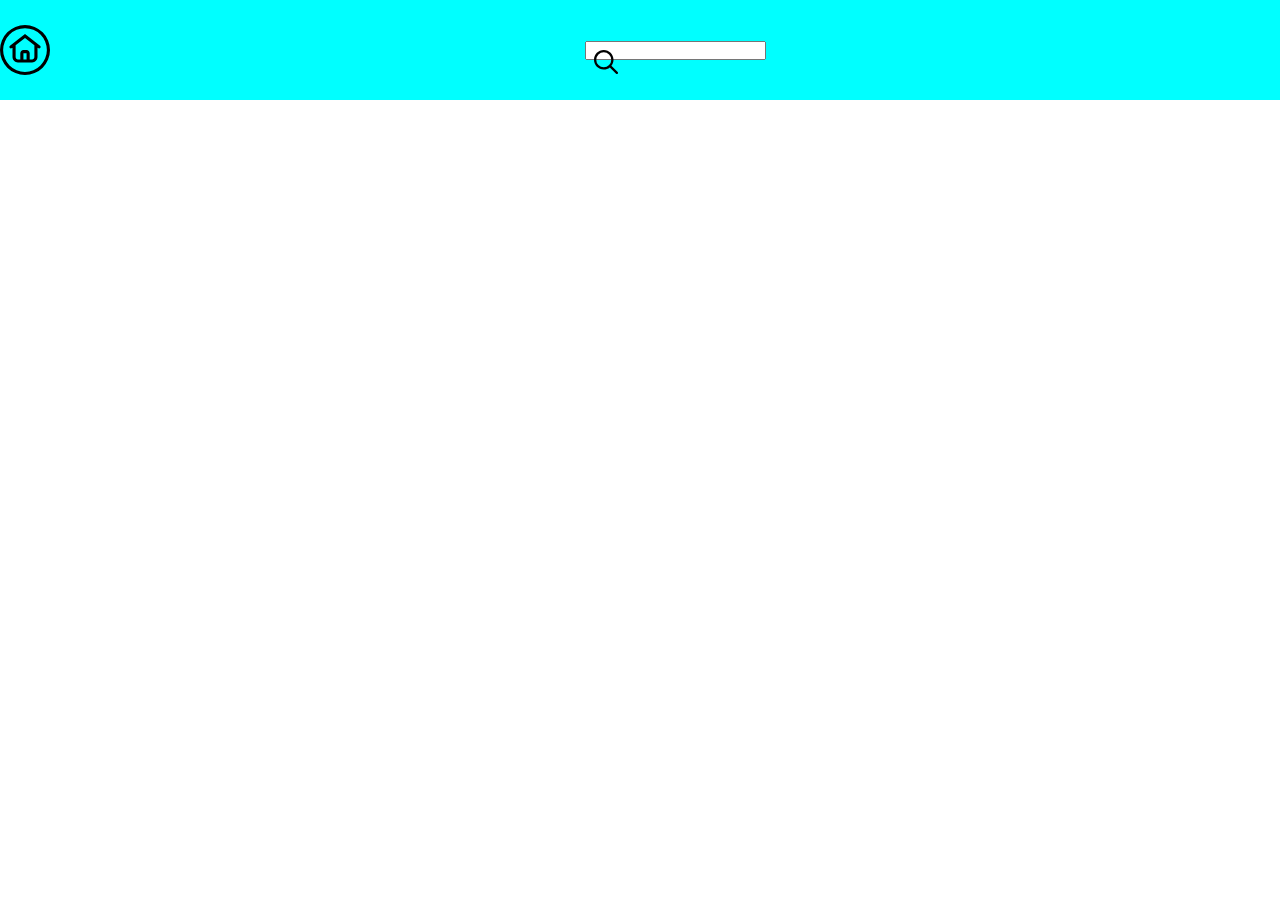
<file: index.html>
<!DOCTYPE html>
<html lang="pt-br">

<head>
    <meta charset="UTF-8">
    <meta name="viewport" content="width=device-width, initial-scale=1.0">
    <title>BJ - Produtos</title>

    <link rel="stylesheet" href="style.css">
</head>

<body>
    <header>
        <div class="container_cabecalho">
            <svg class="icone_home" xmlns="http://www.w3.org/2000/svg"
                viewBox="0 0 512 512"><!--! Font Awesome Pro 7.0.1 by @fontawesome - https://fontawesome.com License - https://fontawesome.com/license (Commercial License) Copyright 2025 Fonticons, Inc. -->
                <path fill="currentColor"
                    d="M256 32a224 224 0 1 1 0 448 224 224 0 1 1 0-448zm0 480a256 256 0 1 0 0-512 256 256 0 1 0 0 512zM240 352l0-64 32 0 0 64-32 0zm-32 0l-24 0c-13.3 0-24-10.7-24-24l0-121.1 96-74.7 96 74.7 0 121.1c0 13.3-10.7 24-24 24l-24 0 0-64c0-17.7-14.3-32-32-32l-32 0c-17.7 0-32 14.3-32 32l0 64zM128 231.8l0 96.2c0 30.9 25.1 56 56 56l144 0c30.9 0 56-25.1 56-56l0-96.2 6.2 4.8c7 5.4 17 4.2 22.5-2.8s4.2-17-2.8-22.5l-144-112c-5.8-4.5-13.9-4.5-19.6 0l-144 112c-7 5.4-8.2 15.5-2.8 22.5s15.5 8.2 22.5 2.8l6.2-4.8z" />
            </svg>
            <div class="box_busca">
                <svg class="icone_lupa" xmlns="http://www.w3.org/2000/svg"
                    viewBox="0 0 512 512"><!--! Font Awesome Pro 7.0.1 by @fontawesome - https://fontawesome.com License - https://fontawesome.com/license (Commercial License) Copyright 2025 Fonticons, Inc. -->
                    <path fill="currentColor"
                        d="M368 208a160 160 0 1 0 -320 0 160 160 0 1 0 320 0zM337.1 371.1C301.7 399.2 256.8 416 208 416 93.1 416 0 322.9 0 208S93.1 0 208 0 416 93.1 416 208c0 48.8-16.8 93.7-44.9 129.1L505 471c9.4 9.4 9.4 24.6 0 33.9s-24.6 9.4-33.9 0L337.1 371.1z" />
                </svg>
                <input class="campo_buscsa" type="text" name="" id="">
            </div>
            <svg class="lobo" viewBox="0 0 167 72" fill="none" xmlns="http://www.w3.org/2000/svg">
                <path
                    d="M31.5664 0.911999C32.8917 0.8 34.2544 0.744 35.6544 0.744C37.0544 0.744 38.249 1.08 39.2384 1.752C40.2464 2.424 40.7504 3.404 40.7504 4.692C40.7504 5.66267 40.489 6.55867 39.9664 7.38C39.4437 8.20133 38.809 8.82667 38.0624 9.256C39.2757 9.61067 40.2837 10.2453 41.0864 11.16C41.889 12.0747 42.2904 13.1107 42.2904 14.268C42.2904 15.8733 41.777 17.0867 40.7504 17.908C39.7424 18.7293 38.3144 19.14 36.4664 19.14C34.6184 19.14 32.985 19.0747 31.5664 18.944V0.911999ZM34.1144 9.816L32.8544 9.844V17.88C33.657 17.9547 34.9544 17.992 36.7464 17.992C37.9597 17.992 38.9584 17.656 39.7424 16.984C40.545 16.2933 40.9464 15.4347 40.9464 14.408C40.9464 13.3627 40.545 12.4573 39.7424 11.692C38.9584 10.908 37.9317 10.3573 36.6624 10.04C36.009 9.89067 35.1597 9.816 34.1144 9.816ZM39.4904 4.664C39.4904 3.74933 39.1077 3.04933 38.3424 2.564C37.577 2.06 36.6624 1.808 35.5984 1.808C34.5344 1.808 33.6197 1.836 32.8544 1.892V8.752C34.4784 8.752 35.7757 8.79867 36.7464 8.892C37.4744 8.5 38.109 7.93067 38.6504 7.184C39.2104 6.41867 39.4904 5.57867 39.4904 4.664ZM55.271 19.28C52.6763 19.28 50.5017 18.3747 48.747 16.564C46.9923 14.7533 46.115 12.5413 46.115 9.928C46.115 7.296 46.9923 5.07467 48.747 3.264C50.5017 1.45333 52.6763 0.547999 55.271 0.547999C57.8657 0.547999 60.0403 1.45333 61.795 3.264C63.5497 5.07467 64.427 7.296 64.427 9.928C64.427 12.5413 63.5497 14.7533 61.795 16.564C60.0403 18.3747 57.8657 19.28 55.271 19.28ZM55.271 1.696C53.031 1.696 51.1643 2.48933 49.671 4.076C48.1963 5.66267 47.459 7.61333 47.459 9.928C47.459 12.224 48.1963 14.1653 49.671 15.752C51.1643 17.32 53.031 18.104 55.271 18.104C57.5297 18.104 59.3963 17.32 60.871 15.752C62.3457 14.1653 63.083 12.224 63.083 9.928C63.083 7.61333 62.3457 5.66267 60.871 4.076C59.3963 2.48933 57.5297 1.696 55.271 1.696ZM70.0397 19V0.827999H71.3277V17.824H79.6717V19H70.0397ZM90.4077 19.28C87.8131 19.28 85.6384 18.3747 83.8837 16.564C82.1291 14.7533 81.2517 12.5413 81.2517 9.928C81.2517 7.296 82.1291 5.07467 83.8837 3.264C85.6384 1.45333 87.8131 0.547999 90.4077 0.547999C93.0024 0.547999 95.1771 1.45333 96.9317 3.264C98.6864 5.07467 99.5637 7.296 99.5637 9.928C99.5637 12.5413 98.6864 14.7533 96.9317 16.564C95.1771 18.3747 93.0024 19.28 90.4077 19.28ZM90.4077 1.696C88.1677 1.696 86.3011 2.48933 84.8077 4.076C83.3331 5.66267 82.5957 7.61333 82.5957 9.928C82.5957 12.224 83.3331 14.1653 84.8077 15.752C86.3011 17.32 88.1677 18.104 90.4077 18.104C92.6664 18.104 94.5331 17.32 96.0077 15.752C97.4824 14.1653 98.2197 12.224 98.2197 9.928C98.2197 7.61333 97.4824 5.66267 96.0077 4.076C94.5331 2.48933 92.6664 1.696 90.4077 1.696ZM108.844 1.612C107.836 1.612 107.015 1.85467 106.38 2.34C105.746 2.82533 105.428 3.50667 105.428 4.384C105.428 5.392 105.848 6.29733 106.688 7.1C107.286 7.67867 108.051 8.29467 108.984 8.948C109.936 9.58267 110.59 10.04 110.944 10.32C111.299 10.6 111.728 10.9827 112.232 11.468C113.147 12.3827 113.604 13.4373 113.604 14.632C113.604 16.1813 113.082 17.3573 112.036 18.16C111.01 18.944 109.563 19.336 107.696 19.336C105.848 19.336 104.299 18.8507 103.048 17.88L103.72 16.9C104.99 17.7587 106.334 18.188 107.752 18.188C109.171 18.188 110.272 17.8893 111.056 17.292C111.859 16.6947 112.26 15.8547 112.26 14.772C112.26 13.8387 111.859 12.98 111.056 12.196C110.496 11.636 109.74 11.0293 108.788 10.376C107.855 9.72267 107.202 9.256 106.828 8.976C106.455 8.67733 106.016 8.28533 105.512 7.8C104.56 6.848 104.084 5.74667 104.084 4.496C104.084 3.24533 104.523 2.26533 105.4 1.556C106.296 0.846666 107.528 0.492 109.096 0.492C110.664 0.492 112.074 0.8 113.324 1.416L112.848 2.452C111.691 1.892 110.356 1.612 108.844 1.612ZM134.68 18.048C137.069 18.048 138.983 17.404 140.42 16.116C141.876 14.828 142.604 12.8867 142.604 10.292C142.604 7.69733 141.783 5.63467 140.14 4.104C138.516 2.57333 136.509 1.808 134.12 1.808C132.421 1.808 131.115 1.84533 130.2 1.92V17.852C131.32 17.9827 132.813 18.048 134.68 18.048ZM134.12 0.659999C136.92 0.659999 139.253 1.528 141.12 3.264C143.005 4.98133 143.948 7.324 143.948 10.292C143.948 13.26 143.08 15.4907 141.344 16.984C139.627 18.4773 137.405 19.224 134.68 19.224C132.795 19.224 130.853 19.1307 128.856 18.944V0.827999C130.349 0.715999 132.104 0.659999 134.12 0.659999ZM157.591 19.28C154.997 19.28 152.822 18.3747 151.067 16.564C149.313 14.7533 148.435 12.5413 148.435 9.928C148.435 7.296 149.313 5.07467 151.067 3.264C152.822 1.45333 154.997 0.547999 157.591 0.547999C160.186 0.547999 162.361 1.45333 164.115 3.264C165.87 5.07467 166.747 7.296 166.747 9.928C166.747 12.5413 165.87 14.7533 164.115 16.564C162.361 18.3747 160.186 19.28 157.591 19.28ZM157.591 1.696C155.351 1.696 153.485 2.48933 151.991 4.076C150.517 5.66267 149.779 7.61333 149.779 9.928C149.779 12.224 150.517 14.1653 151.991 15.752C153.485 17.32 155.351 18.104 157.591 18.104C159.85 18.104 161.717 17.32 163.191 15.752C164.666 14.1653 165.403 12.224 165.403 9.928C165.403 7.61333 164.666 5.66267 163.191 4.076C161.717 2.48933 159.85 1.696 157.591 1.696ZM5.9875 60.04V37.04H7.7875V58.88C7.7875 61.04 7.45417 62.9467 6.7875 64.6C6.12083 66.2533 5.3475 67.5333 4.4675 68.44C3.5875 69.3467 2.45417 70.2933 1.0675 71.28L0.2275 70.08C4.0675 67.28 5.9875 63.9333 5.9875 60.04ZM18.6738 54L14.9538 63H13.0738L23.9538 36.88H25.0338L35.9938 63H33.9538L30.1938 54H18.6738ZM24.3938 39.84C23.9938 41.04 23.6338 42.04 23.3138 42.84L19.3138 52.44H29.5538L25.5938 42.88C24.9804 41.3867 24.5804 40.3733 24.3938 39.84ZM60.9922 61.72C58.9922 62.84 56.2055 63.4 52.6322 63.4C49.0855 63.4 45.9522 62.12 43.2322 59.56C40.5389 57 39.1922 53.8267 39.1922 50.04C39.1922 46.2267 40.3655 43.04 42.7122 40.48C45.0855 37.92 48.1389 36.64 51.8722 36.64C54.8855 36.64 57.8322 37.1067 60.7122 38.04L60.2322 39.56C57.4589 38.7067 54.5922 38.28 51.6322 38.28C48.6722 38.28 46.1789 39.4133 44.1522 41.68C42.1522 43.92 41.1522 46.68 41.1522 49.96C41.1522 53.2133 42.3122 55.9867 44.6322 58.28C46.9789 60.5733 49.6855 61.72 52.7522 61.72C55.8189 61.72 58.3655 61.2933 60.3922 60.44L60.9922 61.72ZM79.03 63.4C75.3233 63.4 72.2167 62.1067 69.71 59.52C67.2033 56.9333 65.95 53.7733 65.95 50.04C65.95 46.28 67.2033 43.1067 69.71 40.52C72.2167 37.9333 75.3233 36.64 79.03 36.64C82.7367 36.64 85.83 37.9333 88.31 40.52C90.8167 43.1067 92.07 46.2667 92.07 50C92.07 52.2133 91.6033 54.2667 90.67 56.16C89.7367 58.0533 88.4567 59.6133 86.83 60.84C93.1767 64.6 98.0567 66.8667 101.47 67.64C103.23 68.0667 104.923 68.28 106.55 68.28C108.177 68.28 109.923 68.0933 111.79 67.72C113.683 67.3467 115.03 66.96 115.83 66.56L116.27 67.6C115.257 68.08 113.777 68.5467 111.83 69C109.91 69.48 108.097 69.72 106.39 69.72C104.71 69.72 102.91 69.4933 100.99 69.04C99.07 68.6133 97.07 67.92 94.99 66.96C92.91 66 91.2967 65.2133 90.15 64.6C89.03 64.0133 87.4033 63.0933 85.27 61.84C83.35 62.88 81.27 63.4 79.03 63.4ZM78.99 38.28C75.79 38.28 73.1367 39.4133 71.03 41.68C68.9233 43.9467 67.87 46.7333 67.87 50.04C67.87 53.32 68.9233 56.0933 71.03 58.36C73.1367 60.6 75.8033 61.72 79.03 61.72C80.71 61.72 82.23 61.4 83.59 60.76C80.5767 58.7333 78.23 57.72 76.55 57.72C75.59 57.72 74.71 57.9067 73.91 58.28L73.31 57.16C74.2167 56.5733 75.23 56.28 76.35 56.28C77.47 56.28 78.5633 56.48 79.63 56.88C80.6967 57.28 81.59 57.6933 82.31 58.12C83.0567 58.5467 84.0167 59.1467 85.19 59.92C86.7367 58.88 87.95 57.4933 88.83 55.76C89.7367 54 90.19 52.08 90.19 50C90.19 46.72 89.1233 43.9467 86.99 41.68C84.8833 39.4133 82.2167 38.28 78.99 38.28ZM118.569 60.32C116.809 62.3733 114.129 63.4 110.529 63.4C106.929 63.4 104.249 62.3733 102.489 60.32C100.729 58.2667 99.8491 55.4267 99.8491 51.8V37.04H101.689V51.8C101.689 58.44 104.636 61.76 110.529 61.76C116.422 61.76 119.369 58.44 119.369 51.8V37.04H121.209V51.8C121.209 55.4267 120.329 58.2667 118.569 60.32ZM130.558 63V37.04H132.398V63H130.558ZM142.003 63V36.88H142.883L159.923 56.48C160.536 57.1733 161.096 57.8667 161.603 58.56C162.136 59.2267 162.416 59.5733 162.443 59.6C162.39 58.96 162.363 57.7067 162.363 55.84V37.04H164.203V63.16H163.323L145.963 43.24L143.763 40.56C143.816 41.0933 143.843 42.3467 143.843 44.32V63H142.003Z"
                    fill="black" />
            </svg>




        </div>
    </header>

</body>

</html>
</file>
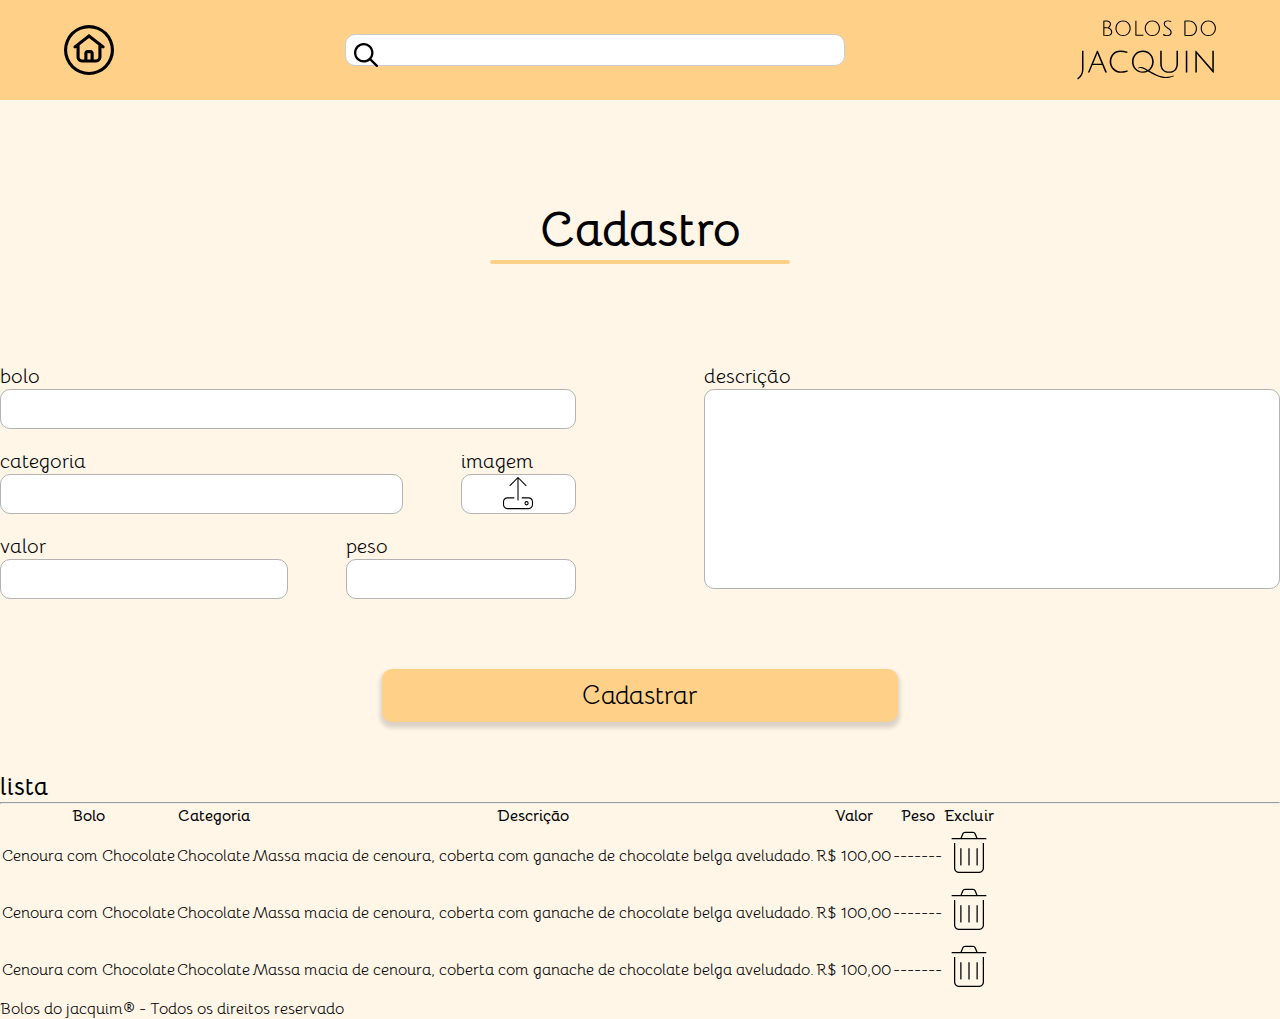
<file: cadastro/index.html>
<!DOCTYPE html>
<html lang="pt-br">

<head>
    <meta charset="UTF-8">
    <meta name="viewport" content="width=device-width, initial-scale=1.0">
    <title>Bj - Cadastro</title>

    <link rel="stylesheet" href="../assets/lupa.svg" type="imagem/svg+xml">

    <link rel="stylesheet" href="style.css">
    <link rel="preconnect" href="https://fonts.googleapis.com">
    <link rel="preconnect" href="https://fonts.gstatic.com" crossorigin>
    <link
        href="https://fonts.googleapis.com/css2?family=Bellota:ital,wght@0,300;0,400;0,700;1,300;1,400;1,700&family=Julius+Sans+One&display=swap"
        rel="stylesheet">


</head>

<body>

    <header>
        <div class="container_cabecalho">
            <svg class="icone_home" xmlns="http://www.w3.org/2000/svg"
                viewBox="0 0 512 512"><!--! Font Awesome Pro 7.0.1 by @fontawesome - https://fontawesome.com License - https://fontawesome.com/license (Commercial License) Copyright 2025 Fonticons, Inc. -->
                <path fill="currentColor"
                    d="M256 32a224 224 0 1 1 0 448 224 224 0 1 1 0-448zm0 480a256 256 0 1 0 0-512 256 256 0 1 0 0 512zM240 352l0-64 32 0 0 64-32 0zm-32 0l-24 0c-13.3 0-24-10.7-24-24l0-121.1 96-74.7 96 74.7 0 121.1c0 13.3-10.7 24-24 24l-24 0 0-64c0-17.7-14.3-32-32-32l-32 0c-17.7 0-32 14.3-32 32l0 64zM128 231.8l0 96.2c0 30.9 25.1 56 56 56l144 0c30.9 0 56-25.1 56-56l0-96.2 6.2 4.8c7 5.4 17 4.2 22.5-2.8s4.2-17-2.8-22.5l-144-112c-5.8-4.5-13.9-4.5-19.6 0l-144 112c-7 5.4-8.2 15.5-2.8 22.5s15.5 8.2 22.5 2.8l6.2-4.8z" />
            </svg>
            <div class="box_busca">
                <svg class="icone_lupa" xmlns="http://www.w3.org/2000/svg"
                    viewBox="0 0 512 512"><!--! Font Awesome Pro 7.0.1 by @fontawesome - https://fontawesome.com License - https://fontawesome.com/license (Commercial License) Copyright 2025 Fonticons, Inc. -->
                    <path fill="currentColor"
                        d="M368 208a160 160 0 1 0 -320 0 160 160 0 1 0 320 0zM337.1 371.1C301.7 399.2 256.8 416 208 416 93.1 416 0 322.9 0 208S93.1 0 208 0 416 93.1 416 208c0 48.8-16.8 93.7-44.9 129.1L505 471c9.4 9.4 9.4 24.6 0 33.9s-24.6 9.4-33.9 0L337.1 371.1z" />
                </svg>
                <input class="campo_busca" type="text" name="" id="">
            </div>
            <svg class="logo" viewBox="0 0 167 72" fill="none" xmlns="http://www.w3.org/2000/svg">
                <path
                    d="M31.5664 0.911999C32.8917 0.8 34.2544 0.744 35.6544 0.744C37.0544 0.744 38.249 1.08 39.2384 1.752C40.2464 2.424 40.7504 3.404 40.7504 4.692C40.7504 5.66267 40.489 6.55867 39.9664 7.38C39.4437 8.20133 38.809 8.82667 38.0624 9.256C39.2757 9.61067 40.2837 10.2453 41.0864 11.16C41.889 12.0747 42.2904 13.1107 42.2904 14.268C42.2904 15.8733 41.777 17.0867 40.7504 17.908C39.7424 18.7293 38.3144 19.14 36.4664 19.14C34.6184 19.14 32.985 19.0747 31.5664 18.944V0.911999ZM34.1144 9.816L32.8544 9.844V17.88C33.657 17.9547 34.9544 17.992 36.7464 17.992C37.9597 17.992 38.9584 17.656 39.7424 16.984C40.545 16.2933 40.9464 15.4347 40.9464 14.408C40.9464 13.3627 40.545 12.4573 39.7424 11.692C38.9584 10.908 37.9317 10.3573 36.6624 10.04C36.009 9.89067 35.1597 9.816 34.1144 9.816ZM39.4904 4.664C39.4904 3.74933 39.1077 3.04933 38.3424 2.564C37.577 2.06 36.6624 1.808 35.5984 1.808C34.5344 1.808 33.6197 1.836 32.8544 1.892V8.752C34.4784 8.752 35.7757 8.79867 36.7464 8.892C37.4744 8.5 38.109 7.93067 38.6504 7.184C39.2104 6.41867 39.4904 5.57867 39.4904 4.664ZM55.271 19.28C52.6763 19.28 50.5017 18.3747 48.747 16.564C46.9923 14.7533 46.115 12.5413 46.115 9.928C46.115 7.296 46.9923 5.07467 48.747 3.264C50.5017 1.45333 52.6763 0.547999 55.271 0.547999C57.8657 0.547999 60.0403 1.45333 61.795 3.264C63.5497 5.07467 64.427 7.296 64.427 9.928C64.427 12.5413 63.5497 14.7533 61.795 16.564C60.0403 18.3747 57.8657 19.28 55.271 19.28ZM55.271 1.696C53.031 1.696 51.1643 2.48933 49.671 4.076C48.1963 5.66267 47.459 7.61333 47.459 9.928C47.459 12.224 48.1963 14.1653 49.671 15.752C51.1643 17.32 53.031 18.104 55.271 18.104C57.5297 18.104 59.3963 17.32 60.871 15.752C62.3457 14.1653 63.083 12.224 63.083 9.928C63.083 7.61333 62.3457 5.66267 60.871 4.076C59.3963 2.48933 57.5297 1.696 55.271 1.696ZM70.0397 19V0.827999H71.3277V17.824H79.6717V19H70.0397ZM90.4077 19.28C87.8131 19.28 85.6384 18.3747 83.8837 16.564C82.1291 14.7533 81.2517 12.5413 81.2517 9.928C81.2517 7.296 82.1291 5.07467 83.8837 3.264C85.6384 1.45333 87.8131 0.547999 90.4077 0.547999C93.0024 0.547999 95.1771 1.45333 96.9317 3.264C98.6864 5.07467 99.5637 7.296 99.5637 9.928C99.5637 12.5413 98.6864 14.7533 96.9317 16.564C95.1771 18.3747 93.0024 19.28 90.4077 19.28ZM90.4077 1.696C88.1677 1.696 86.3011 2.48933 84.8077 4.076C83.3331 5.66267 82.5957 7.61333 82.5957 9.928C82.5957 12.224 83.3331 14.1653 84.8077 15.752C86.3011 17.32 88.1677 18.104 90.4077 18.104C92.6664 18.104 94.5331 17.32 96.0077 15.752C97.4824 14.1653 98.2197 12.224 98.2197 9.928C98.2197 7.61333 97.4824 5.66267 96.0077 4.076C94.5331 2.48933 92.6664 1.696 90.4077 1.696ZM108.844 1.612C107.836 1.612 107.015 1.85467 106.38 2.34C105.746 2.82533 105.428 3.50667 105.428 4.384C105.428 5.392 105.848 6.29733 106.688 7.1C107.286 7.67867 108.051 8.29467 108.984 8.948C109.936 9.58267 110.59 10.04 110.944 10.32C111.299 10.6 111.728 10.9827 112.232 11.468C113.147 12.3827 113.604 13.4373 113.604 14.632C113.604 16.1813 113.082 17.3573 112.036 18.16C111.01 18.944 109.563 19.336 107.696 19.336C105.848 19.336 104.299 18.8507 103.048 17.88L103.72 16.9C104.99 17.7587 106.334 18.188 107.752 18.188C109.171 18.188 110.272 17.8893 111.056 17.292C111.859 16.6947 112.26 15.8547 112.26 14.772C112.26 13.8387 111.859 12.98 111.056 12.196C110.496 11.636 109.74 11.0293 108.788 10.376C107.855 9.72267 107.202 9.256 106.828 8.976C106.455 8.67733 106.016 8.28533 105.512 7.8C104.56 6.848 104.084 5.74667 104.084 4.496C104.084 3.24533 104.523 2.26533 105.4 1.556C106.296 0.846666 107.528 0.492 109.096 0.492C110.664 0.492 112.074 0.8 113.324 1.416L112.848 2.452C111.691 1.892 110.356 1.612 108.844 1.612ZM134.68 18.048C137.069 18.048 138.983 17.404 140.42 16.116C141.876 14.828 142.604 12.8867 142.604 10.292C142.604 7.69733 141.783 5.63467 140.14 4.104C138.516 2.57333 136.509 1.808 134.12 1.808C132.421 1.808 131.115 1.84533 130.2 1.92V17.852C131.32 17.9827 132.813 18.048 134.68 18.048ZM134.12 0.659999C136.92 0.659999 139.253 1.528 141.12 3.264C143.005 4.98133 143.948 7.324 143.948 10.292C143.948 13.26 143.08 15.4907 141.344 16.984C139.627 18.4773 137.405 19.224 134.68 19.224C132.795 19.224 130.853 19.1307 128.856 18.944V0.827999C130.349 0.715999 132.104 0.659999 134.12 0.659999ZM157.591 19.28C154.997 19.28 152.822 18.3747 151.067 16.564C149.313 14.7533 148.435 12.5413 148.435 9.928C148.435 7.296 149.313 5.07467 151.067 3.264C152.822 1.45333 154.997 0.547999 157.591 0.547999C160.186 0.547999 162.361 1.45333 164.115 3.264C165.87 5.07467 166.747 7.296 166.747 9.928C166.747 12.5413 165.87 14.7533 164.115 16.564C162.361 18.3747 160.186 19.28 157.591 19.28ZM157.591 1.696C155.351 1.696 153.485 2.48933 151.991 4.076C150.517 5.66267 149.779 7.61333 149.779 9.928C149.779 12.224 150.517 14.1653 151.991 15.752C153.485 17.32 155.351 18.104 157.591 18.104C159.85 18.104 161.717 17.32 163.191 15.752C164.666 14.1653 165.403 12.224 165.403 9.928C165.403 7.61333 164.666 5.66267 163.191 4.076C161.717 2.48933 159.85 1.696 157.591 1.696ZM5.9875 60.04V37.04H7.7875V58.88C7.7875 61.04 7.45417 62.9467 6.7875 64.6C6.12083 66.2533 5.3475 67.5333 4.4675 68.44C3.5875 69.3467 2.45417 70.2933 1.0675 71.28L0.2275 70.08C4.0675 67.28 5.9875 63.9333 5.9875 60.04ZM18.6738 54L14.9538 63H13.0738L23.9538 36.88H25.0338L35.9938 63H33.9538L30.1938 54H18.6738ZM24.3938 39.84C23.9938 41.04 23.6338 42.04 23.3138 42.84L19.3138 52.44H29.5538L25.5938 42.88C24.9804 41.3867 24.5804 40.3733 24.3938 39.84ZM60.9922 61.72C58.9922 62.84 56.2055 63.4 52.6322 63.4C49.0855 63.4 45.9522 62.12 43.2322 59.56C40.5389 57 39.1922 53.8267 39.1922 50.04C39.1922 46.2267 40.3655 43.04 42.7122 40.48C45.0855 37.92 48.1389 36.64 51.8722 36.64C54.8855 36.64 57.8322 37.1067 60.7122 38.04L60.2322 39.56C57.4589 38.7067 54.5922 38.28 51.6322 38.28C48.6722 38.28 46.1789 39.4133 44.1522 41.68C42.1522 43.92 41.1522 46.68 41.1522 49.96C41.1522 53.2133 42.3122 55.9867 44.6322 58.28C46.9789 60.5733 49.6855 61.72 52.7522 61.72C55.8189 61.72 58.3655 61.2933 60.3922 60.44L60.9922 61.72ZM79.03 63.4C75.3233 63.4 72.2167 62.1067 69.71 59.52C67.2033 56.9333 65.95 53.7733 65.95 50.04C65.95 46.28 67.2033 43.1067 69.71 40.52C72.2167 37.9333 75.3233 36.64 79.03 36.64C82.7367 36.64 85.83 37.9333 88.31 40.52C90.8167 43.1067 92.07 46.2667 92.07 50C92.07 52.2133 91.6033 54.2667 90.67 56.16C89.7367 58.0533 88.4567 59.6133 86.83 60.84C93.1767 64.6 98.0567 66.8667 101.47 67.64C103.23 68.0667 104.923 68.28 106.55 68.28C108.177 68.28 109.923 68.0933 111.79 67.72C113.683 67.3467 115.03 66.96 115.83 66.56L116.27 67.6C115.257 68.08 113.777 68.5467 111.83 69C109.91 69.48 108.097 69.72 106.39 69.72C104.71 69.72 102.91 69.4933 100.99 69.04C99.07 68.6133 97.07 67.92 94.99 66.96C92.91 66 91.2967 65.2133 90.15 64.6C89.03 64.0133 87.4033 63.0933 85.27 61.84C83.35 62.88 81.27 63.4 79.03 63.4ZM78.99 38.28C75.79 38.28 73.1367 39.4133 71.03 41.68C68.9233 43.9467 67.87 46.7333 67.87 50.04C67.87 53.32 68.9233 56.0933 71.03 58.36C73.1367 60.6 75.8033 61.72 79.03 61.72C80.71 61.72 82.23 61.4 83.59 60.76C80.5767 58.7333 78.23 57.72 76.55 57.72C75.59 57.72 74.71 57.9067 73.91 58.28L73.31 57.16C74.2167 56.5733 75.23 56.28 76.35 56.28C77.47 56.28 78.5633 56.48 79.63 56.88C80.6967 57.28 81.59 57.6933 82.31 58.12C83.0567 58.5467 84.0167 59.1467 85.19 59.92C86.7367 58.88 87.95 57.4933 88.83 55.76C89.7367 54 90.19 52.08 90.19 50C90.19 46.72 89.1233 43.9467 86.99 41.68C84.8833 39.4133 82.2167 38.28 78.99 38.28ZM118.569 60.32C116.809 62.3733 114.129 63.4 110.529 63.4C106.929 63.4 104.249 62.3733 102.489 60.32C100.729 58.2667 99.8491 55.4267 99.8491 51.8V37.04H101.689V51.8C101.689 58.44 104.636 61.76 110.529 61.76C116.422 61.76 119.369 58.44 119.369 51.8V37.04H121.209V51.8C121.209 55.4267 120.329 58.2667 118.569 60.32ZM130.558 63V37.04H132.398V63H130.558ZM142.003 63V36.88H142.883L159.923 56.48C160.536 57.1733 161.096 57.8667 161.603 58.56C162.136 59.2267 162.416 59.5733 162.443 59.6C162.39 58.96 162.363 57.7067 162.363 55.84V37.04H164.203V63.16H163.323L145.963 43.24L143.763 40.56C143.816 41.0933 143.843 42.3467 143.843 44.32V63H142.003Z"
                    fill="black" />
            </svg>
        </div>
    </header>


    <main>
        <h1 class="acessivel">Tela de cadastro e litagem de Produtos </h1>

        <section class="container_cadastro">
            <h2>Cadastro</h2>
            <hr>

            <div class="box_cadastro">
                <div class="cadastro_coluna1">
                    <div class="Bolos">
                        <label for="bolo">bolo</label>
                        <input type="text" name="" id="bolo">
                    </div>

                    <div class="categoria_img">

                        <div class="categoria">
                            <label for="cat">categoria</label>
                            <input type="text" name="" id="cat">

                        </div>
                        <div class="img">
                            <label for="img">
                                <span>imagem</span>
                                <div>
                                    <svg xmlns="http://www.w3.org/2000/svg"
                                        viewBox="0 0 448 512"><!--! Font Awesome Pro 7.0.1 by @fontawesome - https://fontawesome.com License - https://fontawesome.com/license (Commercial License) Copyright 2025 Fonticons, Inc. -->
                                        <path fill="currentColor"
                                            d="M232 344l0-316.7 106.3 106.3c3.1 3.1 8.2 3.1 11.3 0s3.1-8.2 0-11.3l-120-120c-3.1-3.1-8.2-3.1-11.3 0l-120 120c-3.1 3.1-3.1 8.2 0 11.3s8.2 3.1 11.3 0L216 27.3 216 344c0 4.4 3.6 8 8 8s8-3.6 8-8zm48-24l104 0c26.5 0 48 21.5 48 48l0 48c0 26.5-21.5 48-48 48L64 464c-26.5 0-48-21.5-48-48l0-48c0-26.5 21.5-48 48-48l104 0 0-16-104 0c-35.3 0-64 28.7-64 64l0 48c0 35.3 28.7 64 64 64l320 0c35.3 0 64-28.7 64-64l0-48c0-35.3-28.7-64-64-64l-104 0 0 16zm88 72a16 16 0 1 1 -32 0 16 16 0 1 1 32 0zm-16-32a32 32 0 1 0 0 64 32 32 0 1 0 0-64z" />
                                    </svg>
                                </div>
                            </label>
                            <input type="file" name="" id="img">
                        </div>
                    </div>

                    <div class="valor_peso">
                        <div class="valor">
                            <label for="valor">valor</label>
                            <input type="text" name="" id="valor">
                        </div>

                        <div class="peso">
                            <label for="peso">peso</label>
                            <input type="text" name="" id="peso">
                        </div>
                    </div>
                </div>

                <div class="cadastro_coluna2">
                    <label for="desc">descrição</label>
                    <textarea name="" id="desc"></textarea>
                </div>

            </div>
            <input type="button" value="Cadastrar">
        </section>

        <search class="container_lista">
            <h2>lista</h2>
            <hr>

            <table>
                <thead>
                    <tr>
                        <th>Bolo</th>
                        <th>Categoria</th>
                        <th>Descrição</th>
                        <th>Valor</th>
                        <th>Peso</th>
                        <th>Excluir</th>
                    </tr>
                </thead>
                <tbody>
                    <tr>
                        <td data-cell="Bolo:">Cenoura com Chocolate </td>
                        <td data-cell="Categoria:">Chocolate</td>
                        <td data-cell="Descrição:">Massa macia de cenoura, coberta com ganache de chocolate belga
                            aveludado.</td>
                        <td data-cell="Preço:">R$ 100,00</td>
                        <td data-cell="Peso:">-------</td>
                        <td><svg xmlns="http://www.w3.org/2000/svg"
                                viewBox="0 0 640 640"><!--! Font Awesome Pro 7.0.1 by @fontawesome - https://fontawesome.com License - https://fontawesome.com/license (Commercial License) Copyright 2025 Fonticons, Inc. -->
                                <path fill="currentColor"
                                    d="M247.4 79.1C251 70 259.9 64 269.7 64L370.3 64C380.1 64 388.9 70 392.6 79.1L412.2 128L227.8 128L247.4 79.1zM210.6 128L104 128C99.6 128 96 131.6 96 136C96 140.4 99.6 144 104 144L536 144C540.4 144 544 140.4 544 136C544 131.6 540.4 128 536 128L429.4 128L407.5 73.1C401.4 58 386.7 48 370.3 48L269.7 48C253.3 48 238.6 58 232.6 73.1L210.6 128zM128 192L128 512C128 547.3 156.7 576 192 576L448 576C483.3 576 512 547.3 512 512L512 192L496 192L496 512C496 538.5 474.5 560 448 560L192 560C165.5 560 144 538.5 144 512L144 192L128 192zM224 264C224 259.6 220.4 256 216 256C211.6 256 208 259.6 208 264L208 472C208 476.4 211.6 480 216 480C220.4 480 224 476.4 224 472L224 264zM328 264C328 259.6 324.4 256 320 256C315.6 256 312 259.6 312 264L312 472C312 476.4 315.6 480 320 480C324.4 480 328 476.4 328 472L328 264zM432 264C432 259.6 428.4 256 424 256C419.6 256 416 259.6 416 264L416 472C416 476.4 419.6 480 424 480C428.4 480 432 476.4 432 472L432 264z" />
                            </svg></td>
                    </tr>
                    <tr>
                        <td data-cell="Bolo:">Cenoura com Chocolate </td>
                        <td data-cell="Categoria:">Chocolate</td>
                        <td data-cell="Descrição:">Massa macia de cenoura, coberta com ganache de chocolate belga
                            aveludado.</td>
                        <td data-cell="Preço:">R$ 100,00</td>
                        <td data-cell="Peso:">-------</td>
                        <td><svg xmlns="http://www.w3.org/2000/svg"
                                viewBox="0 0 640 640"><!--! Font Awesome Pro 7.0.1 by @fontawesome - https://fontawesome.com License - https://fontawesome.com/license (Commercial License) Copyright 2025 Fonticons, Inc. -->
                                <path fill="currentColor"
                                    d="M247.4 79.1C251 70 259.9 64 269.7 64L370.3 64C380.1 64 388.9 70 392.6 79.1L412.2 128L227.8 128L247.4 79.1zM210.6 128L104 128C99.6 128 96 131.6 96 136C96 140.4 99.6 144 104 144L536 144C540.4 144 544 140.4 544 136C544 131.6 540.4 128 536 128L429.4 128L407.5 73.1C401.4 58 386.7 48 370.3 48L269.7 48C253.3 48 238.6 58 232.6 73.1L210.6 128zM128 192L128 512C128 547.3 156.7 576 192 576L448 576C483.3 576 512 547.3 512 512L512 192L496 192L496 512C496 538.5 474.5 560 448 560L192 560C165.5 560 144 538.5 144 512L144 192L128 192zM224 264C224 259.6 220.4 256 216 256C211.6 256 208 259.6 208 264L208 472C208 476.4 211.6 480 216 480C220.4 480 224 476.4 224 472L224 264zM328 264C328 259.6 324.4 256 320 256C315.6 256 312 259.6 312 264L312 472C312 476.4 315.6 480 320 480C324.4 480 328 476.4 328 472L328 264zM432 264C432 259.6 428.4 256 424 256C419.6 256 416 259.6 416 264L416 472C416 476.4 419.6 480 424 480C428.4 480 432 476.4 432 472L432 264z" />
                            </svg></td>
                    </tr>
                    <tr>
                        <td data-cell="Bolo:">Cenoura com Chocolate </td>
                        <td data-cell="Categoria:">Chocolate</td>
                        <td data-cell="Descrição:">Massa macia de cenoura, coberta com ganache de chocolate belga
                            aveludado.</td>
                        <td data-cell="Preço:">R$ 100,00</td>
                        <td data-cell="Peso:">-------</td>
                        <td><svg xmlns="http://www.w3.org/2000/svg"
                                viewBox="0 0 640 640"><!--! Font Awesome Pro 7.0.1 by @fontawesome - https://fontawesome.com License - https://fontawesome.com/license (Commercial License) Copyright 2025 Fonticons, Inc. -->
                                <path fill="currentColor"
                                    d="M247.4 79.1C251 70 259.9 64 269.7 64L370.3 64C380.1 64 388.9 70 392.6 79.1L412.2 128L227.8 128L247.4 79.1zM210.6 128L104 128C99.6 128 96 131.6 96 136C96 140.4 99.6 144 104 144L536 144C540.4 144 544 140.4 544 136C544 131.6 540.4 128 536 128L429.4 128L407.5 73.1C401.4 58 386.7 48 370.3 48L269.7 48C253.3 48 238.6 58 232.6 73.1L210.6 128zM128 192L128 512C128 547.3 156.7 576 192 576L448 576C483.3 576 512 547.3 512 512L512 192L496 192L496 512C496 538.5 474.5 560 448 560L192 560C165.5 560 144 538.5 144 512L144 192L128 192zM224 264C224 259.6 220.4 256 216 256C211.6 256 208 259.6 208 264L208 472C208 476.4 211.6 480 216 480C220.4 480 224 476.4 224 472L224 264zM328 264C328 259.6 324.4 256 320 256C315.6 256 312 259.6 312 264L312 472C312 476.4 315.6 480 320 480C324.4 480 328 476.4 328 472L328 264zM432 264C432 259.6 428.4 256 424 256C419.6 256 416 259.6 416 264L416 472C416 476.4 419.6 480 424 480C428.4 480 432 476.4 432 472L432 264z" />
                            </svg></td>
                    </tr>
                </tbody>
            </table>
        </search>

    </main>

    <footer>
        <p>Bolos do jacquim® - Todos os direitos reservado</p>
    </footer>
</body>

</html>
</file>
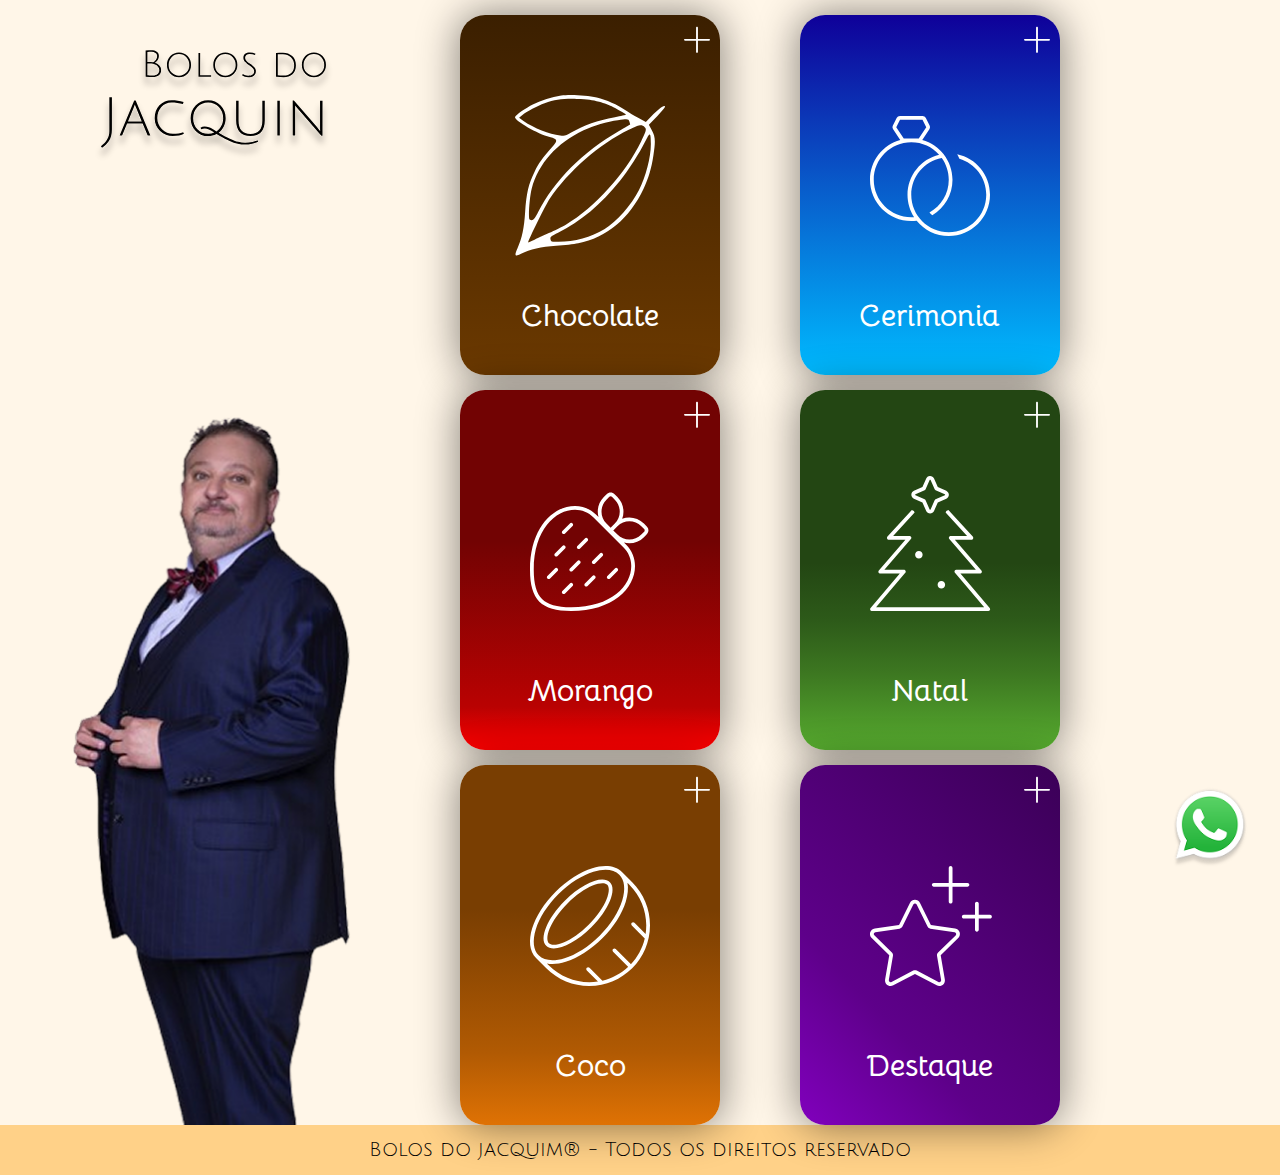
<file: home/index.html>
<!DOCTYPE html>
<html lang="pt-br">

<head>
    <meta charset="UTF-8">
    <meta name="viewport" content="width=device-width, initial-scale=1.0">
    <title>Bj - Home</title>

    <link rel="icon" href="../assets/house.svg" type="imagem/svg+xml">


    <link rel="stylesheet" href="style.css">
    <link rel="preconnect" href="https://fonts.googleapis.com">
    <link rel="preconnect" href="https://fonts.gstatic.com" crossorigin>
    <link
        href="https://fonts.googleapis.com/css2?family=Bellota:ital,wght@0,300;0,400;0,700;1,300;1,400;1,700&family=Julius+Sans+One&display=swap"
        rel="stylesheet">


</head>


<body>
    <main class="main_home">
        <section class="secao_logo">
            <svg viewBox="0 0 143 67" fill="none" xmlns="http://www.w3.org/2000/svg">
                <g filter="url(#filter0_d_5_328)">
                    <path
                        d="M30.7556 0.313999C31.8996 0.225999 33.0656 0.181999 34.2536 0.181999C35.4562 0.181999 36.4902 0.475333 37.3556 1.062C38.2356 1.64867 38.6756 2.49933 38.6756 3.614C38.6756 4.45 38.4409 5.22733 37.9716 5.946C37.5169 6.66467 36.9669 7.20733 36.3216 7.574C37.3629 7.89667 38.2356 8.454 38.9396 9.246C39.6436 10.038 39.9956 10.9253 39.9956 11.908C39.9956 13.2867 39.5556 14.3353 38.6756 15.054C37.8102 15.7727 36.6149 16.132 35.0896 16.132C33.5789 16.132 32.1342 16.0733 30.7556 15.956V0.313999ZM35.2216 15.186C36.2922 15.186 37.1722 14.8927 37.8616 14.306C38.5509 13.7047 38.8956 12.942 38.8956 12.018C38.8956 11.094 38.5582 10.2947 37.8836 9.62C37.2236 8.94533 36.3142 8.48333 35.1556 8.234C34.6129 8.11667 33.9822 8.058 33.2636 8.058C32.5596 8.058 32.0756 8.058 31.8116 8.058V15.076C32.4569 15.1493 33.5936 15.186 35.2216 15.186ZM37.6196 3.592C37.6196 2.78533 37.2822 2.162 36.6076 1.722C35.9476 1.282 35.1996 1.062 34.3636 1.062C33.5422 1.062 32.6916 1.09133 31.8116 1.15V7.156C32.0022 7.156 32.3616 7.156 32.8896 7.156C33.4176 7.156 34.1949 7.2 35.2216 7.288C35.8816 6.936 36.4462 6.43 36.9156 5.77C37.3849 5.11 37.6196 4.384 37.6196 3.592ZM50.6415 16.22C48.6028 16.22 46.8942 15.5087 45.5155 14.086C44.1368 12.6633 43.4475 10.9253 43.4475 8.872C43.4475 6.804 44.1368 5.05867 45.5155 3.636C46.8942 2.21333 48.6028 1.502 50.6415 1.502C52.6802 1.502 54.3888 2.21333 55.7675 3.636C57.1462 5.05867 57.8355 6.804 57.8355 8.872C57.8355 10.9253 57.1462 12.6633 55.7675 14.086C54.3888 15.5087 52.6802 16.22 50.6415 16.22ZM50.6415 2.404C48.8815 2.404 47.4148 3.02733 46.2415 4.274C45.0828 5.52067 44.5035 7.05333 44.5035 8.872C44.5035 10.676 45.0828 12.2013 46.2415 13.448C47.4148 14.68 48.8815 15.296 50.6415 15.296C52.4162 15.296 53.8828 14.68 55.0415 13.448C56.2002 12.2013 56.7795 10.676 56.7795 8.872C56.7795 7.05333 56.2002 5.52067 55.0415 4.274C53.8828 3.02733 52.4162 2.404 50.6415 2.404ZM62.2455 16V1.722H63.2575V15.076H69.8135V16H62.2455ZM78.2489 16.22C76.2103 16.22 74.5016 15.5087 73.1229 14.086C71.7443 12.6633 71.0549 10.9253 71.0549 8.872C71.0549 6.804 71.7443 5.05867 73.1229 3.636C74.5016 2.21333 76.2103 1.502 78.2489 1.502C80.2876 1.502 81.9963 2.21333 83.3749 3.636C84.7536 5.05867 85.4429 6.804 85.4429 8.872C85.4429 10.9253 84.7536 12.6633 83.3749 14.086C81.9963 15.5087 80.2876 16.22 78.2489 16.22ZM78.2489 2.404C76.4889 2.404 75.0223 3.02733 73.8489 4.274C72.6903 5.52067 72.1109 7.05333 72.1109 8.872C72.1109 10.676 72.6903 12.2013 73.8489 13.448C75.0223 14.68 76.4889 15.296 78.2489 15.296C80.0236 15.296 81.4903 14.68 82.6489 13.448C83.8076 12.2013 84.3869 10.676 84.3869 8.872C84.3869 7.05333 83.8076 5.52067 82.6489 4.274C81.4903 3.02733 80.0236 2.404 78.2489 2.404ZM92.7349 2.338C91.9429 2.338 91.2976 2.52867 90.7989 2.91C90.3002 3.29133 90.0509 3.82667 90.0509 4.516C90.0509 5.308 90.3809 6.01933 91.0409 6.65C91.5102 7.10467 92.1116 7.58867 92.8449 8.102C93.5929 8.60067 94.1062 8.96 94.3849 9.18C94.6636 9.4 95.0009 9.70067 95.3969 10.082C96.1156 10.8007 96.4749 11.6293 96.4749 12.568C96.4749 13.7853 96.0642 14.7093 95.2429 15.34C94.4362 15.956 93.2996 16.264 91.8329 16.264C90.3809 16.264 89.1636 15.8827 88.1809 15.12L88.7089 14.35C89.7062 15.0247 90.7622 15.362 91.8769 15.362C92.9916 15.362 93.8569 15.1273 94.4729 14.658C95.1036 14.1887 95.4189 13.5287 95.4189 12.678C95.4189 11.9447 95.1036 11.27 94.4729 10.654C94.0329 10.214 93.4389 9.73733 92.6909 9.224C91.9576 8.71067 91.4442 8.344 91.1509 8.124C90.8576 7.88933 90.5129 7.58133 90.1169 7.2C89.3689 6.452 88.9949 5.58667 88.9949 4.604C88.9949 3.62133 89.3396 2.85133 90.0289 2.294C90.7329 1.73667 91.7009 1.458 92.9329 1.458C94.1649 1.458 95.2722 1.7 96.2549 2.184L95.8809 2.998C94.9716 2.558 93.9229 2.338 92.7349 2.338ZM113.034 15.252C114.912 15.252 116.415 14.746 117.544 13.734C118.688 12.722 119.26 11.1967 119.26 9.158C119.26 7.11933 118.615 5.49867 117.324 4.296C116.048 3.09333 114.472 2.492 112.594 2.492C111.26 2.492 110.233 2.52133 109.514 2.58V15.098C110.394 15.2007 111.568 15.252 113.034 15.252ZM112.594 1.59C114.794 1.59 116.628 2.272 118.094 3.636C119.576 4.98533 120.316 6.826 120.316 9.158C120.316 11.49 119.634 13.2427 118.27 14.416C116.921 15.5893 115.176 16.176 113.034 16.176C111.553 16.176 110.028 16.1027 108.458 15.956V1.722C109.632 1.634 111.01 1.59 112.594 1.59ZM131.036 16.22C128.997 16.22 127.289 15.5087 125.91 14.086C124.531 12.6633 123.842 10.9253 123.842 8.872C123.842 6.804 124.531 5.05867 125.91 3.636C127.289 2.21333 128.997 1.502 131.036 1.502C133.075 1.502 134.783 2.21333 136.162 3.636C137.541 5.05867 138.23 6.804 138.23 8.872C138.23 10.9253 137.541 12.6633 136.162 14.086C134.783 15.5087 133.075 16.22 131.036 16.22ZM131.036 2.404C129.276 2.404 127.809 3.02733 126.636 4.274C125.477 5.52067 124.898 7.05333 124.898 8.872C124.898 10.676 125.477 12.2013 126.636 13.448C127.809 14.68 129.276 15.296 131.036 15.296C132.811 15.296 134.277 14.68 135.436 13.448C136.595 12.2013 137.174 10.676 137.174 8.872C137.174 7.05333 136.595 5.52067 135.436 4.274C134.277 3.02733 132.811 2.404 131.036 2.404ZM9.13025 48.44V28.12H10.6663V47.416C10.6663 50.2747 10.0689 52.5573 8.87425 54.264C8.27692 55.1387 7.66892 55.864 7.05025 56.44C6.43158 57.0373 5.67425 57.656 4.77825 58.296L4.10625 57.304C7.45558 54.8507 9.13025 51.896 9.13025 48.44ZM19.739 43.8L16.763 51H15.259L23.963 30.104H24.827L33.595 51H31.963L28.955 43.8H19.739ZM24.315 32.472C23.995 33.432 23.707 34.232 23.451 34.872L20.251 42.552H28.443L25.275 34.904C24.7843 33.7093 24.4643 32.8987 24.315 32.472ZM53.5938 49.976C51.9938 50.872 49.7644 51.32 46.9058 51.32C44.0684 51.32 41.5618 50.296 39.3858 48.248C37.2311 46.2 36.1538 43.6613 36.1538 40.632C36.1538 37.5813 37.0924 35.032 38.9698 32.984C40.8684 30.936 43.3111 29.912 46.2978 29.912C48.7084 29.912 51.0658 30.2853 53.3698 31.032L52.9858 32.248C50.7671 31.5653 48.4738 31.224 46.1058 31.224C43.7378 31.224 41.7431 32.1307 40.1218 33.944C38.5218 35.736 37.7218 37.944 37.7218 40.568C37.7218 43.1707 38.6498 45.3893 40.5058 47.224C42.3831 49.0587 44.5484 49.976 47.0018 49.976C49.4551 49.976 51.4924 49.6347 53.1138 48.952L53.5938 49.976ZM68.024 51.32C65.0587 51.32 62.5733 50.2853 60.568 48.216C58.5627 46.1467 57.56 43.6187 57.56 40.632C57.56 37.624 58.5627 35.0853 60.568 33.016C62.5733 30.9467 65.0587 29.912 68.024 29.912C70.9893 29.912 73.464 30.9467 75.448 33.016C77.4533 35.0853 78.456 37.6133 78.456 40.6C78.456 42.3707 78.0827 44.0133 77.336 45.528C76.5893 47.0427 75.5653 48.2907 74.264 49.272C79.3413 52.28 83.2453 54.0933 85.976 54.712C87.384 55.0533 88.7387 55.224 90.04 55.224C91.3413 55.224 92.7387 55.0747 94.232 54.776C95.7467 54.4773 96.824 54.168 97.464 53.848L97.816 54.68C97.0053 55.064 95.8213 55.4373 94.264 55.8C92.728 56.184 91.2773 56.376 89.912 56.376C88.568 56.376 87.128 56.1947 85.592 55.832C84.056 55.4907 82.456 54.936 80.792 54.168C79.128 53.4 77.8373 52.7707 76.92 52.28C76.024 51.8107 74.7227 51.0747 73.016 50.072C71.48 50.904 69.816 51.32 68.024 51.32ZM67.992 31.224C65.432 31.224 63.3093 32.1307 61.624 33.944C59.9387 35.7573 59.096 37.9867 59.096 40.632C59.096 43.256 59.9387 45.4747 61.624 47.288C63.3093 49.08 65.4427 49.976 68.024 49.976C69.368 49.976 70.584 49.72 71.672 49.208C69.2613 47.5867 67.384 46.776 66.04 46.776C65.272 46.776 64.568 46.9253 63.928 47.224L63.448 46.328C64.1733 45.8587 64.984 45.624 65.88 45.624C66.776 45.624 67.6507 45.784 68.504 46.104C69.3573 46.424 70.072 46.7547 70.648 47.096C71.2453 47.4373 72.0133 47.9173 72.952 48.536C74.1893 47.704 75.16 46.5947 75.864 45.208C76.5893 43.8 76.952 42.264 76.952 40.6C76.952 37.976 76.0987 35.7573 74.392 33.944C72.7067 32.1307 70.5733 31.224 67.992 31.224ZM99.6553 48.856C98.2473 50.4987 96.1033 51.32 93.2233 51.32C90.3433 51.32 88.1993 50.4987 86.7913 48.856C85.3833 47.2133 84.6793 44.9413 84.6793 42.04V30.232H86.1513V42.04C86.1513 47.352 88.5086 50.008 93.2233 50.008C97.9379 50.008 100.295 47.352 100.295 42.04V30.232H101.767V42.04C101.767 44.9413 101.063 47.2133 99.6553 48.856ZM109.246 51V30.232H110.718V51H109.246ZM118.403 51V30.104H119.107L132.739 45.784C133.229 46.3387 133.677 46.8933 134.083 47.448C134.509 47.9813 134.733 48.2587 134.755 48.28C134.712 47.768 134.691 46.7653 134.691 45.272V30.232H136.163V51.128H135.459L121.571 35.192L119.811 33.048C119.853 33.4747 119.875 34.4773 119.875 36.056V51H118.403Z"
                        fill="black" />
                </g>
                <defs>
                    <filter id="filter0_d_5_328" x="0.106201" y="0.181999" width="142.124" height="66.114"
                        filterUnits="userSpaceOnUse" color-interpolation-filters="sRGB">
                        <feFlood flood-opacity="0" result="BackgroundImageFix" />
                        <feColorMatrix in="SourceAlpha" type="matrix" values="0 0 0 0 0 0 0 0 0 0 0 0 0 0 0 0 0 0 127 0"
                            result="hardAlpha" />
                        <feOffset dy="4" />
                        <feGaussianBlur stdDeviation="2" />
                        <feComposite in2="hardAlpha" operator="out" />
                        <feColorMatrix type="matrix" values="0 0 0 0 0 0 0 0 0 0 0 0 0 0 0 0 0 0 0.25 0" />
                        <feBlend mode="normal" in2="BackgroundImageFix" result="effect1_dropShadow_5_328" />
                        <feBlend mode="normal" in="SourceGraphic" in2="effect1_dropShadow_5_328" result="shape" />
                    </filter>
                </defs>
            </svg>

            <img src="../assets/jacquin-masterchef.png" alt="foto jacquin masterchef">
        </section>
        <section class="secao_cards">
            <h1 class="acessivel">Pagina inicial</h1>

            <a class="card  card_cacau" href="">
                <svg xmlns="http://www.w3.org/2000/svg"
                    viewBox="0 0 448 512"><!--! Font Awesome Pro 7.0.0 by @fontawesome - https://fontawesome.com License - https://fontawesome.com/license (Commercial License) Copyright 2025 Fonticons, Inc. -->
                    <path fill="currentColor"
                        d="M240 48c0-8.8-7.2-16-16-16s-16 7.2-16 16l0 192-192 0c-8.8 0-16 7.2-16 16s7.2 16 16 16l192 0 0 192c0 8.8 7.2 16 16 16s16-7.2 16-16l0-192 192 0c8.8 0 16-7.2 16-16s-7.2-16-16-16l-192 0 0-192z" />
                </svg>

                <svg class="svg_principal" viewBox="0 0 160 172" fill="none" xmlns="http://www.w3.org/2000/svg">
                    <path
                        d="M49.282 0.603256C38.8094 2.27888 28.0226 5.63011 19.5398 9.92389C10.9522 14.2177 0.898531 21.2343 0.0607222 23.4336C-1.40544 26.8895 24.043 41.5512 37.0291 44.7977C45.5119 46.8922 45.9308 48.4631 39.6472 55.4798C28.8604 67.7327 25.4045 72.6549 20.9012 81.766C14.5129 94.6474 12.1042 104.701 10.8475 124.39C9.69553 142.402 7.60101 152.456 2.67888 163.348C-0.986539 171.412 -0.14873 172.773 6.44902 169.422C16.0838 164.5 27.8132 161.777 43.8363 160.73C52.3191 160.206 63.0011 159.054 67.3997 158.111C98.0844 151.828 122.067 131.72 137.147 99.8837C142.488 88.4685 145.525 78.3101 147.62 64.4862C150.029 48.9868 149.714 44.1693 145.944 37.4669L142.802 31.8117L151.914 22.3863C158.197 15.7886 160.606 12.6468 159.873 11.9137C158.511 10.5522 153.589 14.3224 145.211 22.9099L139.556 28.6699L131.806 24.5856C127.512 22.2816 121.229 18.6162 117.878 16.3122C109.185 10.3428 97.4561 5.10649 87.1929 2.69778C77.0345 0.289078 58.1837 -0.758179 49.282 0.603256ZM89.8111 7.30574C94.9426 8.7719 101.54 11.2853 104.473 12.7515C112.327 16.7311 118.925 20.7107 118.506 21.1296C118.297 21.339 112.956 22.491 106.567 23.643C87.926 26.9942 73.7879 32.0211 59.9641 40.085C54.2042 43.4363 53.1569 43.7504 48.13 43.1221C36.6102 41.7606 20.1681 35.2676 9.06717 27.6226L4.3545 24.3761L7.91518 21.4438C12.5231 17.5689 23.9383 11.5995 31.5833 8.87663C43.1032 4.79231 50.5387 3.84978 65.9335 4.16396C78.0817 4.47813 82.166 5.00175 89.8111 7.30574ZM122.067 28.4604C122.59 30.0313 122.905 31.3927 122.8 31.4975C122.59 31.6022 117.354 34.6393 110.966 38.3047C73.2643 59.7735 41.4276 91.6103 24.9855 124.39C20.4823 133.396 18.8067 134.862 15.5602 132.768C13.8846 131.72 15.5602 108.366 17.8642 99.7789C25.195 72.969 44.5693 51.2907 73.1596 37.6763C83.318 32.8589 98.9222 28.251 109.709 26.8895C120.601 25.4234 120.915 25.5281 122.067 28.4604ZM137.88 33.8015C140.603 36.2102 140.289 37.6763 134.634 49.3009C118.087 83.4417 84.7842 120.305 54.6231 138.004C50.5387 140.413 42.1606 144.602 36.0865 147.22C30.0124 149.943 22.5768 153.399 19.6445 154.97C16.6075 156.436 14.094 157.483 14.094 157.169C14.094 155.074 33.2589 116.221 36.8196 110.985C57.1365 81.1377 89.9158 52.4427 121.334 37.1527C132.644 31.6022 134.948 31.0786 137.88 33.8015ZM144.897 51.7096C145.106 65.5335 139.661 86.7929 132.12 101.664C124.266 117.373 108.452 135.281 95.2568 143.24C81.2235 151.723 63.4201 156.645 46.5591 156.645C38.7047 156.645 38.3905 156.541 37.8669 153.922C37.448 151.514 38.0763 150.885 45.9308 147.01C69.7036 135.176 92.2197 116.221 111.804 91.715C120.81 80.6141 133.168 61.2397 138.718 49.9293C144.059 39.0378 144.792 39.2472 144.897 51.7096Z"
                        fill="white" />
                </svg>

                <h2>Chocolate</h2>
            </a>

            <a class="card  card_aliancas" href="">
                <svg xmlns="http://www.w3.org/2000/svg"
                    viewBox="0 0 448 512"><!--! Font Awesome Pro 7.0.0 by @fontawesome - https://fontawesome.com License - https://fontawesome.com/license (Commercial License) Copyright 2025 Fonticons, Inc. -->
                    <path fill="currentColor"
                        d="M240 48c0-8.8-7.2-16-16-16s-16 7.2-16 16l0 192-192 0c-8.8 0-16 7.2-16 16s7.2 16 16 16l192 0 0 192c0 8.8 7.2 16 16 16s16-7.2 16-16l0-192 192 0c8.8 0 16-7.2 16-16s-7.2-16-16-16l-192 0 0-192z" />
                </svg>

                <svg class="svg_principal" xmlns="http://www.w3.org/2000/svg"
                    viewBox="0 0 640 640"><!--! Font Awesome Pro 7.0.0 by @fontawesome - https://fontawesome.com License - https://fontawesome.com/license (Commercial License) Copyright 2025 Fonticons, Inc. -->
                    <path fill="currentColor"
                        d="M302.3 72.8C299.6 67.4 294.1 64 288 64L192 64C185.9 64 180.4 67.4 177.7 72.8L161.7 104.8C159.1 109.9 159.5 116.1 162.7 120.8L193 166.3C118.6 186.9 64 255 64 336C64 433.2 142.8 512 240 512C247.8 512 255.5 511.5 263 510.5C295.3 550.4 344.6 576 400 576C497.2 576 576 497.2 576 400C576 315.2 516 244.4 436.1 227.7C439.5 233.8 442.6 240.1 445.4 246.5C511.6 266.1 560 327.4 560 400C560 488.4 488.4 560 400 560C311.6 560 240 488.4 240 400C240 321.9 296 256.8 370.1 242.8C388.9 269 400 301.2 400 336C400 396.2 366.8 448.6 317.7 475.9C321.5 480 325.6 483.8 329.9 487.3C381.5 456.6 416 400.3 416 336C416 255.1 361.4 186.9 287 166.3L317.3 120.8C320.5 116 320.9 109.9 318.3 104.8L302.3 72.8zM358.8 228.8C281.5 247.3 224 316.9 224 400C224 435.2 234.3 468 252.2 495.5C248.2 495.8 244.1 496 240 496C151.6 496 80 424.4 80 336C80 247.6 151.6 176 240 176C287.2 176 329.5 196.4 358.8 228.8zM272 160L208 160L176 112L192 80L288 80L304 112L272 160z" />
                </svg>

                <h2>Cerimonia</h2>
            </a>


            <a class="card  card_morango" href="">
                <svg xmlns="http://www.w3.org/2000/svg"
                    viewBox="0 0 448 512"><!--! Font Awesome Pro 7.0.0 by @fontawesome - https://fontawesome.com License - https://fontawesome.com/license (Commercial License) Copyright 2025 Fonticons, Inc. -->
                    <path fill="currentColor"
                        d="M240 48c0-8.8-7.2-16-16-16s-16 7.2-16 16l0 192-192 0c-8.8 0-16 7.2-16 16s7.2 16 16 16l192 0 0 192c0 8.8 7.2 16 16 16s16-7.2 16-16l0-192 192 0c8.8 0 16-7.2 16-16s-7.2-16-16-16l-192 0 0-192z" />
                </svg>

                <svg class="svg_principal" xmlns="http://www.w3.org/2000/svg"
                    viewBox="0 0 640 640"><!--! Font Awesome Pro 7.0.0 by @fontawesome - https://fontawesome.com License - https://fontawesome.com/license (Commercial License) Copyright 2025 Fonticons, Inc. -->
                    <path fill="currentColor"
                        d="M391 77.7C400.4 68.3 415.6 68.3 424.9 77.7L437 89.8C462.1 114.9 468.9 151.4 457.3 182.6C488.5 171 525 177.8 550.1 202.9L562.3 215C571.7 224.4 571.7 239.6 562.3 248.9L550.2 261C527.1 284.1 494.2 291.7 464.8 283.7L474.5 293.4C499.5 318.4 512 351.2 512 383.9C512 479.9 416 575.9 240 575.9C112 575.9 64 527.9 64 399.9C64 223.9 160.2 127.9 256.2 127.9C288.9 128 321.5 140.5 346.5 165.4L356.2 175.1C348.2 145.6 355.7 112.8 378.9 89.6L391 77.7zM425.7 101.1L413.7 89C410.6 85.9 405.5 85.9 402.4 89L390.2 101.1C362.1 129.2 362.1 174.8 390.2 202.9L408 220.7L425.8 202.9C453.9 174.8 453.9 129.2 425.8 101.1zM437 249.8C465.1 277.9 510.7 277.9 538.8 249.8L551 237.7C554.1 234.6 554.1 229.5 551 226.4L538.9 214.3C510.8 186.2 465.2 186.2 437.1 214.3L419.3 232.1L437.1 249.9zM256.2 144C172.5 144 80 229 80 400C80 462.7 91.9 501.3 115.3 524.7C138.7 548.1 177.3 560 240 560C411 560 496 467.7 496 384C496 355.3 485.1 326.7 463.2 304.8L335.2 176.8C313.4 155 284.8 144.1 256.2 144zM277.6 362.3C280.7 365.4 280.7 370.5 277.6 373.6L245.6 405.6C242.5 408.7 237.4 408.7 234.3 405.6C231.2 402.5 231.2 397.4 234.3 394.3L266.3 362.3C269.4 359.2 274.5 359.2 277.6 362.3zM373.6 341.6L341.6 373.6C338.5 376.7 333.4 376.7 330.3 373.6C327.2 370.5 327.2 365.4 330.3 362.3L362.3 330.3C365.4 327.2 370.5 327.2 373.6 330.3C376.7 333.4 376.7 338.5 373.6 341.6zM341.6 426.3C344.7 429.4 344.7 434.5 341.6 437.6L309.6 469.6C306.5 472.7 301.4 472.7 298.3 469.6C295.2 466.5 295.2 461.4 298.3 458.3L330.3 426.3C333.4 423.2 338.5 423.2 341.6 426.3zM405.6 437.6C402.5 440.7 397.4 440.7 394.3 437.6C391.2 434.5 391.2 429.4 394.3 426.3L426.3 394.3C429.4 391.2 434.5 391.2 437.6 394.3C440.7 397.4 440.7 402.5 437.6 405.6L405.6 437.6zM213.6 298.3C216.7 301.4 216.7 306.5 213.6 309.6L181.6 341.6C178.5 344.7 173.4 344.7 170.3 341.6C167.2 338.5 167.2 333.4 170.3 330.3L202.3 298.3C205.4 295.2 210.5 295.2 213.6 298.3zM309.6 277.6L277.6 309.6C274.5 312.7 269.4 312.7 266.3 309.6C263.2 306.5 263.2 301.4 266.3 298.3L298.3 266.3C301.4 263.2 306.5 263.2 309.6 266.3C312.7 269.4 312.7 274.5 309.6 277.6zM245.6 202.3C248.7 205.4 248.7 210.5 245.6 213.6L213.6 245.6C210.5 248.7 205.4 248.7 202.3 245.6C199.2 242.5 199.2 237.4 202.3 234.3L234.3 202.3C237.4 199.2 242.5 199.2 245.6 202.3zM181.6 405.6L149.6 437.6C146.5 440.7 141.4 440.7 138.3 437.6C135.2 434.5 135.2 429.4 138.3 426.3L170.3 394.3C173.4 391.2 178.5 391.2 181.6 394.3C184.7 397.4 184.7 402.5 181.6 405.6zM245.6 458.3C248.7 461.4 248.7 466.5 245.6 469.6L213.6 501.6C210.5 504.7 205.4 504.7 202.3 501.6C199.2 498.5 199.2 493.4 202.3 490.3L234.3 458.3C237.4 455.2 242.5 455.2 245.6 458.3z" />
                </svg>

                <h2>Morango</h2>
            </a>


            <a class="card  card_natal" href="">
                <svg xmlns="http://www.w3.org/2000/svg"
                    viewBox="0 0 448 512"><!--! Font Awesome Pro 7.0.0 by @fontawesome - https://fontawesome.com License - https://fontawesome.com/license (Commercial License) Copyright 2025 Fonticons, Inc. -->
                    <path fill="currentColor"
                        d="M240 48c0-8.8-7.2-16-16-16s-16 7.2-16 16l0 192-192 0c-8.8 0-16 7.2-16 16s7.2 16 16 16l192 0 0 192c0 8.8 7.2 16 16 16s16-7.2 16-16l0-192 192 0c8.8 0 16-7.2 16-16s-7.2-16-16-16l-192 0 0-192z" />
                </svg>

                <svg class="svg_principal" xmlns="http://www.w3.org/2000/svg"
                    viewBox="0 0 640 640"><!--! Font Awesome Pro 7.0.0 by @fontawesome - https://fontawesome.com License - https://fontawesome.com/license (Commercial License) Copyright 2025 Fonticons, Inc. -->
                    <path fill="currentColor"
                        d="M502.4 258.6C504.5 260.9 505.1 264.3 503.8 267.2C502.5 270.1 499.6 272 496.5 272L426 272L539.3 402.7C541.3 405.1 541.8 408.4 540.5 411.3C539.2 414.1 536.3 416 533.2 416L449.8 416L574.6 562.8C576.6 565.2 577.1 568.5 575.8 571.3C574.5 574.1 571.7 575.9 568.5 576L72.5 576C69.4 576 66.6 574.2 65.3 571.3C64 568.5 64.4 565.1 66.5 562.8L191.2 416L107.8 416C104.7 416 101.8 414.2 100.5 411.3C99.2 408.5 99.7 405.1 101.7 402.7L215 272L144.5 272C141.3 272 138.5 270.1 137.2 267.2C135.9 264.3 136.5 260.9 138.6 258.6L242.5 145.2L251.3 149.1L254.3 156L162.6 256L232.4 256C235.5 256 238.4 257.9 239.7 260.7C241 263.5 240.5 266.9 238.4 269.3L125.3 400L208.5 400C211.6 400 214.4 401.8 215.7 404.7C217 407.6 216.5 410.9 214.5 413.2L89.8 560L551.2 560L426.4 413.2C424.4 410.8 423.9 407.5 425.2 404.7C426.5 401.9 429.3 400.1 432.5 400L515.7 400L402.4 269.2C400.4 266.8 399.9 263.5 401.2 260.6C402.5 257.8 405.4 255.9 408.5 255.9L478.3 255.9L386.6 155.8L389.6 149L398.5 145.1L502.4 258.5zM368.5 480C359.7 480 352.5 472.8 352.5 464C352.5 455.2 359.7 448 368.5 448C377.3 448 384.5 455.2 384.5 464C384.5 472.8 377.3 480 368.5 480zM272.5 352C263.7 352 256.5 344.8 256.5 336C256.5 327.2 263.7 320 272.5 320C281.3 320 288.5 327.2 288.5 336C288.5 344.8 281.3 352 272.5 352zM320.5 0C327.7 0 334.3 4.3 337.2 10.9L353.2 47.3L389.6 63.4L392 64.7C397.2 68 400.5 73.8 400.5 80.1C400.5 87.3 396.2 93.9 389.6 96.8L353.2 112.8L337.2 149.2C334.3 155.8 327.7 160.1 320.5 160.1C313.3 160.1 306.7 155.8 303.8 149.2L287.7 112.8L251.3 96.8C244.7 93.9 240.4 87.3 240.4 80.1C240.4 72.9 244.8 66.2 251.4 63.3L287.8 47.2L303.9 10.8L305.2 8.4C308.5 3.2 314.3-.1 320.6-.1zM320.5 16C319.6 16 318.8 16.5 318.5 17.3L301.2 56.6C300.6 58 299.6 59.1 298.4 60L297.1 60.7L257.9 78C257.1 78.4 256.6 79.1 256.6 80C256.6 80.9 257.1 81.7 257.9 82L297.1 99.3L298.4 100C299.6 100.8 300.6 102 301.2 103.4L318.5 142.6C318.9 143.4 319.7 143.9 320.5 143.9C321.3 143.9 322.2 143.4 322.5 142.6L339.8 103.4L340.5 102.1C341.3 100.9 342.5 99.9 343.9 99.3L383.2 82C384 81.6 384.5 80.8 384.5 80C384.5 79.2 384 78.3 383.2 78L344 60.7C342.2 59.9 340.7 58.4 339.9 56.6L322.5 17.3C322.1 16.5 321.3 16 320.5 16z" />
                </svg>

                <h2>Natal</h2>
            </a>

            <a class="card  card_coco" href="">
                <svg xmlns="http://www.w3.org/2000/svg"
                    viewBox="0 0 448 512"><!--! Font Awesome Pro 7.0.0 by @fontawesome - https://fontawesome.com License - https://fontawesome.com/license (Commercial License) Copyright 2025 Fonticons, Inc. -->
                    <path fill="currentColor"
                        d="M240 48c0-8.8-7.2-16-16-16s-16 7.2-16 16l0 192-192 0c-8.8 0-16 7.2-16 16s7.2 16 16 16l192 0 0 192c0 8.8 7.2 16 16 16s16-7.2 16-16l0-192 192 0c8.8 0 16-7.2 16-16s-7.2-16-16-16l-192 0 0-192z" />
                </svg>

                <svg class="svg_principal" xmlns="http://www.w3.org/2000/svg"
                    viewBox="0 0 640 640"><!--! Font Awesome Pro 7.0.0 by @fontawesome - https://fontawesome.com License - https://fontawesome.com/license (Commercial License) Copyright 2025 Fonticons, Inc. -->
                    <path fill="currentColor"
                        d="M334.6 88.6C382.6 73.8 422.2 78.2 445 101C467.8 123.8 472.2 163.3 457.4 211.4C442.7 259.1 409.6 312.9 361.3 361.2C313 409.5 259 442.6 211.4 457.3C163.3 472.2 123.8 467.8 101 445C78.2 422.2 73.8 382.6 88.6 334.6C103.3 286.9 136.4 233.1 184.7 184.8C233 136.5 286.9 103.3 334.6 88.6zM456.3 89.6C427.2 60.6 380.1 57.8 329.9 73.3C279.2 88.9 223.2 123.7 173.4 173.4C123.6 223.1 88.9 279.2 73.3 329.9C57.8 380.1 60.6 427.2 89.7 456.3L133.5 500.1C182.1 548.7 248 576 316.8 576C459.9 576 576 459.9 576 316.8C576 248 548.7 182.1 500.1 133.4L456.3 89.7zM479.8 135.7L488.8 144.7C534.4 190.3 560 252.2 560 316.7C560 329.3 559 341.7 557.2 353.8L509.7 306.3C506.6 303.2 501.5 303.2 498.4 306.3C495.3 309.4 495.3 314.5 498.4 317.6L553.6 372.8C543.7 414.8 522.9 452.6 494.4 483C494.2 482.8 494 482.5 493.8 482.3L429.8 418.3C426.7 415.2 421.6 415.2 418.5 418.3C415.4 421.4 415.4 426.5 418.5 429.6L482.5 493.6C482.7 493.8 483 494 483.2 494.2C452.8 522.7 415 543.5 373 553.4L317.8 498.2C314.7 495.1 309.6 495.1 306.5 498.2C303.4 501.3 303.4 506.4 306.5 509.5L354 557C341.9 558.9 329.5 559.8 316.9 559.8C252.4 559.8 190.5 534.2 144.9 488.6L135.9 479.6C159.8 484.2 187.5 481.3 216.2 472.4C266.8 456.8 322.8 422.1 372.6 372.3C422.4 322.5 457 266.7 472.6 216.1C481.5 187.4 484.3 159.7 479.8 135.8zM393.5 144.5C397.4 148.4 400.2 154.9 400.2 165.8C400.1 176.7 397 190.7 390.3 206.9C377 239.3 350.7 277.9 314.4 314.2C278.1 350.5 239.5 376.8 207.1 390.2C190.9 396.9 176.9 400 166 400.1C155.2 400.2 148.6 397.3 144.7 393.4C140.8 389.5 138 383 138 372.1C138.1 361.2 141.2 347.2 147.9 331C161.2 298.6 187.5 260 223.9 223.7C260.3 187.4 298.8 161.1 331.2 147.7C347.4 141 361.4 137.9 372.3 137.8C383.1 137.7 389.7 140.6 393.6 144.5zM404.8 133.2C373.6 102 287.4 137.4 212.5 212.4C137.6 287.4 102.1 373.5 133.3 404.7C164.5 435.9 250.7 400.5 325.6 325.5C400.5 250.5 436 164.4 404.8 133.2z" />
                </svg>

                <h2>Coco</h2>
            </a>

            <a class="card  card_Destaque" href="">
                <svg xmlns="http://www.w3.org/2000/svg"
                    viewBox="0 0 448 512"><!--! Font Awesome Pro 7.0.0 by @fontawesome - https://fontawesome.com License - https://fontawesome.com/license (Commercial License) Copyright 2025 Fonticons, Inc. -->
                    <path fill="currentColor"
                        d="M240 48c0-8.8-7.2-16-16-16s-16 7.2-16 16l0 192-192 0c-8.8 0-16 7.2-16 16s7.2 16 16 16l192 0 0 192c0 8.8 7.2 16 16 16s16-7.2 16-16l0-192 192 0c8.8 0 16-7.2 16-16s-7.2-16-16-16l-192 0 0-192z" />
                </svg>

                <svg class="svg_principal" xmlns="http://www.w3.org/2000/svg"
                    viewBox="0 0 640 640"><!--! Font Awesome Pro 7.0.0 by @fontawesome - https://fontawesome.com License - https://fontawesome.com/license (Commercial License) Copyright 2025 Fonticons, Inc. -->
                    <path fill="currentColor"
                        d="M408 64C412.4 64 416 67.6 416 72L416 136L480 136C484.4 136 488 139.6 488 144C488 148.4 484.4 152 480 152L416 152L416 216C416 220.4 412.4 224 408 224C403.6 224 400 220.4 400 216L400 152L336 152C331.6 152 328 148.4 328 144C328 139.6 331.6 136 336 136L400 136L400 72C400 67.6 403.6 64 408 64zM202.4 322.5C200.1 327.2 195.6 330.5 190.4 331.3L86.9 346.3C80.3 347.3 77.7 355.3 82.5 359.9L157.4 433.1C161.2 436.8 162.9 442.1 162 447.2L144.3 550.6C143.2 557.1 150 562.1 155.9 559L248.5 510.2C253.2 507.7 258.7 507.7 263.4 510.2L355.9 559C361.8 562.1 368.6 557.1 367.5 550.6L349.9 447.3C349 442.1 350.7 436.8 354.5 433.2L429.4 360C434.1 355.4 431.5 347.3 425 346.4L321.4 331.2C316.2 330.4 311.7 327.2 309.4 322.4L263.1 228.4C260.2 222.4 251.7 222.4 248.7 228.4L202.4 322.4zM71.2 371.4C57 357.5 64.8 333.3 84.5 330.5L188 315.4L234.3 221.4C243.1 203.5 268.6 203.5 277.4 221.4L323.7 315.4L427.2 330.5C446.9 333.4 454.7 357.5 440.5 371.4L365.6 444.6L383.3 547.9C386.7 567.5 366.1 582.5 348.5 573.2L255.9 524.4L163.3 573.2C145.7 582.5 125.1 567.5 128.5 547.9L146.2 444.6L71.3 371.4zM528 224L528 272L576 272C580.4 272 584 275.6 584 280C584 284.4 580.4 288 576 288L528 288L528 336C528 340.4 524.4 344 520 344C515.6 344 512 340.4 512 336L512 288L464 288C459.6 288 456 284.4 456 280C456 275.6 459.6 272 464 272L512 272L512 224C512 219.6 515.6 216 520 216C524.4 216 528 219.6 528 224z" />
                </svg>

                <h2>Destaque</h2>
            </a>




        </section>
  <a class="WhatsApp"
            href="https://wa.me/5511999999999?text=Ol%C3%A1%2C%20gostaria%20de%20mais%20informa%C3%A7%C3%B5es."
            target="_blank">
            <img src="../assets/WhatsApp.svg 1 (1).png" alt="icone do WhatsApp">
        </a>
    </main>

    <footer>
        <p>Bolos do jacquim® - Todos os direitos reservado</p>
    </footer>
</body>

</html>
</file>
<file: style.css>
*{
    padding: 0;
    margin: 0;
    box-sizing: border-box;
}

header{
    background-color: #ffd188;
    height: 100px;
}

.container_cabecalho{
    display: flex;
    justify-content: space-between;
    width: 1440px;
    background-color: aqua;
    margin: 0 auto;
    height: 100%;
    align-items: center;
}

.icone_home{
    height: 50px;
}

.box_busca{
    position: relative
}

.icone_lupa{
   height: 24px;
   position: absolute;
   top: 9px;
   left: 9px;
   fill: #b0b0b0;
}

.campo_busca{
    height: 36px;
    width: 500px;
    border-radius: 10px;
    border: solid 1px #cccccc;
}

.lobo{
    height: 60px;
}
</file>
<file: cadastro/style.css>
* {
    padding: 0;
    margin: 0;
    box-sizing: border-box;
    font-family: "Bellota", system-ui;
}

body {
    background-color: #fff6e8;
}

header {
    background-color: #ffd188;
    height: 100px;
}

.container_cabecalho {
    display: flex;
    justify-content: space-between;
    width: 90%;
    max-width: 1440px;
    /*background-color: aqua;*/
    margin: 0 auto;
    height: 100%;
    align-items: center;
}

.icone_home {
    height: 50px;
    cursor: pointer;
}

.box_busca {
    position: relative;
    width: 60%;
    max-width: 500px;
    margin: 0 10px;

    font-size: 1rem;
}

.icone_lupa {
    height: 24px;
    position: absolute;
    top: 9px;
    left: 9px;
    fill: #b0b0b0;
    cursor: pointer;
}

.logo {
    height: 60px;
}

.campo_busca {
    height: 32px;
    width: 100%;
    border-radius: 10px;
    border: solid 1px #cccccc;
    padding-left: 2.5rem;
}

.acessivel {
    position: absolute;
    width: 1px;
    height: 1px;
    overflow: hidden;
    clip-path: inset(50%);
    white-space: nowrap;
}

.container_cadastro {
    display: flex;
    flex-direction: column;
    align-items: center;
}

.container_cadastro h2 {
    font-size: 48px;
    margin-top: 100px;
}

.container_cadastro hr {
    background-color: #ffd188;
    width: 300px;
    height: 4px;
    border-radius: 2px;
    border: none;
    background-color: #ffd188;
    margin-bottom: 100px;
    
}

.box_cadastro{
    display: flex;
    justify-content: space-between;
    width: 100%;
    max-width: 1440px;

}

.box_cadastro label{
   font-size: 20px;

}

.cadastro_coluna1{
    /* background-color: rgb(217, 255, 0); */
    width: 45%;
}

.Bolos,
.categoria,
.img,
.valor,
.peso,
.cadastro_coluna2{
    display: flex;
    flex-direction: column;
}

.cadastro_coluna2{
    /*background-color: rgb(0, 255, 98);*/
    width: 45%;
}

.categoria_img{
    display: flex;
    justify-content: space-between;
}
.valor_peso{
    display: flex;
    /* background-color: lightseagreen; */
    justify-content: space-between;
}

.box_cadastro input[type="text"],
.box_cadastro textarea{
    border-radius: 10px;
    border: solid 1px #b3b3b3;
    margin-bottom: 20px;
    font-size: 18px;
    padding: 0 5px;
}
.box_cadastro input[type="text"]{
    height: 40px;
    border-radius: 10px;
}

.categoria{
    width: 70%;
}

.box_cadastro textarea{
    height: 200px;
    resize: none;
}
.container_cadastro input[type="button"]{
    font-size: 26px;
    margin: 50px 0px;
    border-radius: 10px;
    border: none;
    background-color: #ffd188;
    padding: 10px 200px;
    box-shadow: 0 4px 4px 2px #00000025;
    cursor: pointer;
}

.img{
 width: 20%;
}

.img svg{
    width: 30px;
}

input[type="file"]{
    display: none;
}
.img div{
    background-color: #ffffff;
    border-radius: 10px;
    border: solid 1px #b3b3b3;
    display: flex;
    justify-content: center;
    align-items: center;
    height: 40px;
    cursor: pointer;
}
.valor{
    width: 50%;
}

.peso{
    width: 40%;
}

/* media */
    @media screen and (max-width: 758px){
        .box_cadastro{
            flex-direction: column;
        }
        .cadastro_coluna1,
        .cadastro_coluna2{
            width: 100%;
        }
        .container_cadastro input[type="button"]{
            
            padding: 10px 100px;
        }

    }
</file>
<file: home/style.css>
* {
    padding: 0;
    margin: 0;
    box-sizing: border-box;
    font-family: "Bellota", system-ui;
}

.acessivel {
    position: absolute;
    width: 1px;
    height: 1px;
    overflow: hidden;
    clip-path: inset(50%);
    white-space: nowrap;
}
body{
    background-color: #fff6e8;
}

.main_home{
    width: 90%;
    max-width: 1440px;
    display: flex;
    gap: 0%;
   margin: 0 auto;
   /* background-color: firebrick; */
}

.secao_logo{
   display: flex;
   flex-direction: column;
  width: 360;

   justify-content: space-between;
   align-items: center;
}
.secao_logo svg{
    
    width: 240px;
    margin-top: 50px;
}
.secao_logo img{
    width: 300px;
}
.secao_cards{
     width: calc(100% - 360px);
    /* background-color: rebeccapurple; */
    display: flex;
    flex-wrap: wrap;
    gap: 10%;
    justify-content: center;
    
    
    
}

.card{
    margin-top: 15px;
    height: 360px;
    width: 260px;
    display: block;
    text-decoration: none;
    color: #ffffff;
    
    display: flex;
    flex-direction: column;
    border-radius: 25px;

    padding: 10px 10px 40px 10px;
    justify-content: space-between;
    align-items: center;
    font-size: 20px;
    box-shadow: 0 0 40px 2px #00000075;
}

.card_cacau{
    
    background: linear-gradient(180deg,rgba(59, 31, 0, 1) 0%, rgba(107, 57, 0, 1) 100%);
}
.card_aliancas{
    background: linear-gradient(180deg,rgba(15, 0, 153, 1) 0%, rgba(8, 94, 204, 1) 49%, rgba(0, 187, 255, 1) 100%);

}
.card_morango{
    background: linear-gradient(180deg,rgba(114, 3, 3, 1) 42%, rgba(185, 2, 2, 1) 88%, rgba(255, 0, 0, 1) 100%);
}

.card_natal{
    background: linear-gradient(180deg,rgba(35, 70, 19, 1) 48%, rgba(45, 90, 25, 1) 64%, rgba(61, 120, 33, 1) 79%, rgba(87, 172, 47, 1) 100%);

}

.card_coco{
    background: linear-gradient(180deg,rgba(121, 62, 2, 1) 40%, rgba(177, 90, 3, 1) 80%, rgba(223, 114, 4, 1) 100%);

}

.card_Destaque{
    background: linear-gradient(46deg,rgba(129, 0, 189, 1) 0%, rgba(94, 0, 138, 1) 31%, rgba(59, 0, 87, 1) 100%);

}


.card svg:first-child{

    width: 26px;
    align-self: flex-end;
     
}

.svg_principal{
    width: 150px;
}


footer{
    display: flex;
    justify-content: center;
    width: 100%;
    max-width: 100%;
    background-color: #ffd188;
    height: 50px;
    align-items: center;
}

footer p{
    font-size: 20px;
    text-align: center;
    font-family: "Julius Sans One", sans-serif;
}

.WhatsApp{
    position: fixed;
    right: 30px;
    bottom: 30px;
    transition: transform 0.5s ease-in-out,
                filter 0.5s ease-in-out;

}
.WhatsApp img{
    width: 80px;
    filter: drop-shadow(0 5px 1px #00000025);
}


.WhatsApp:hover{
    transform: scale(1.2);
    filter: drop-shadow(0 10px 2px #00000025);
}


/* media */
@media screen and (max-width: 1050px){
     .main_home{
    flex-direction: column;
    align-items: center;  
    width: 95%;

}
.secao_logo{
    margin-top: 50px;
    position: relative;
}
.secao_logo svg{
position: absolute;
top: 200px;
background-color: #ffd188;
padding: 20px 40px;
border-radius: 20px;
box-shadow: 0 4px 4px 2px #00000025;
}
.secao_logo img{
    width: 150px;
}
.secao_cards{
    width: 100%;
    margin-top: 20px;
}
.card{
    margin-top: 20px;
}

}
</file>
